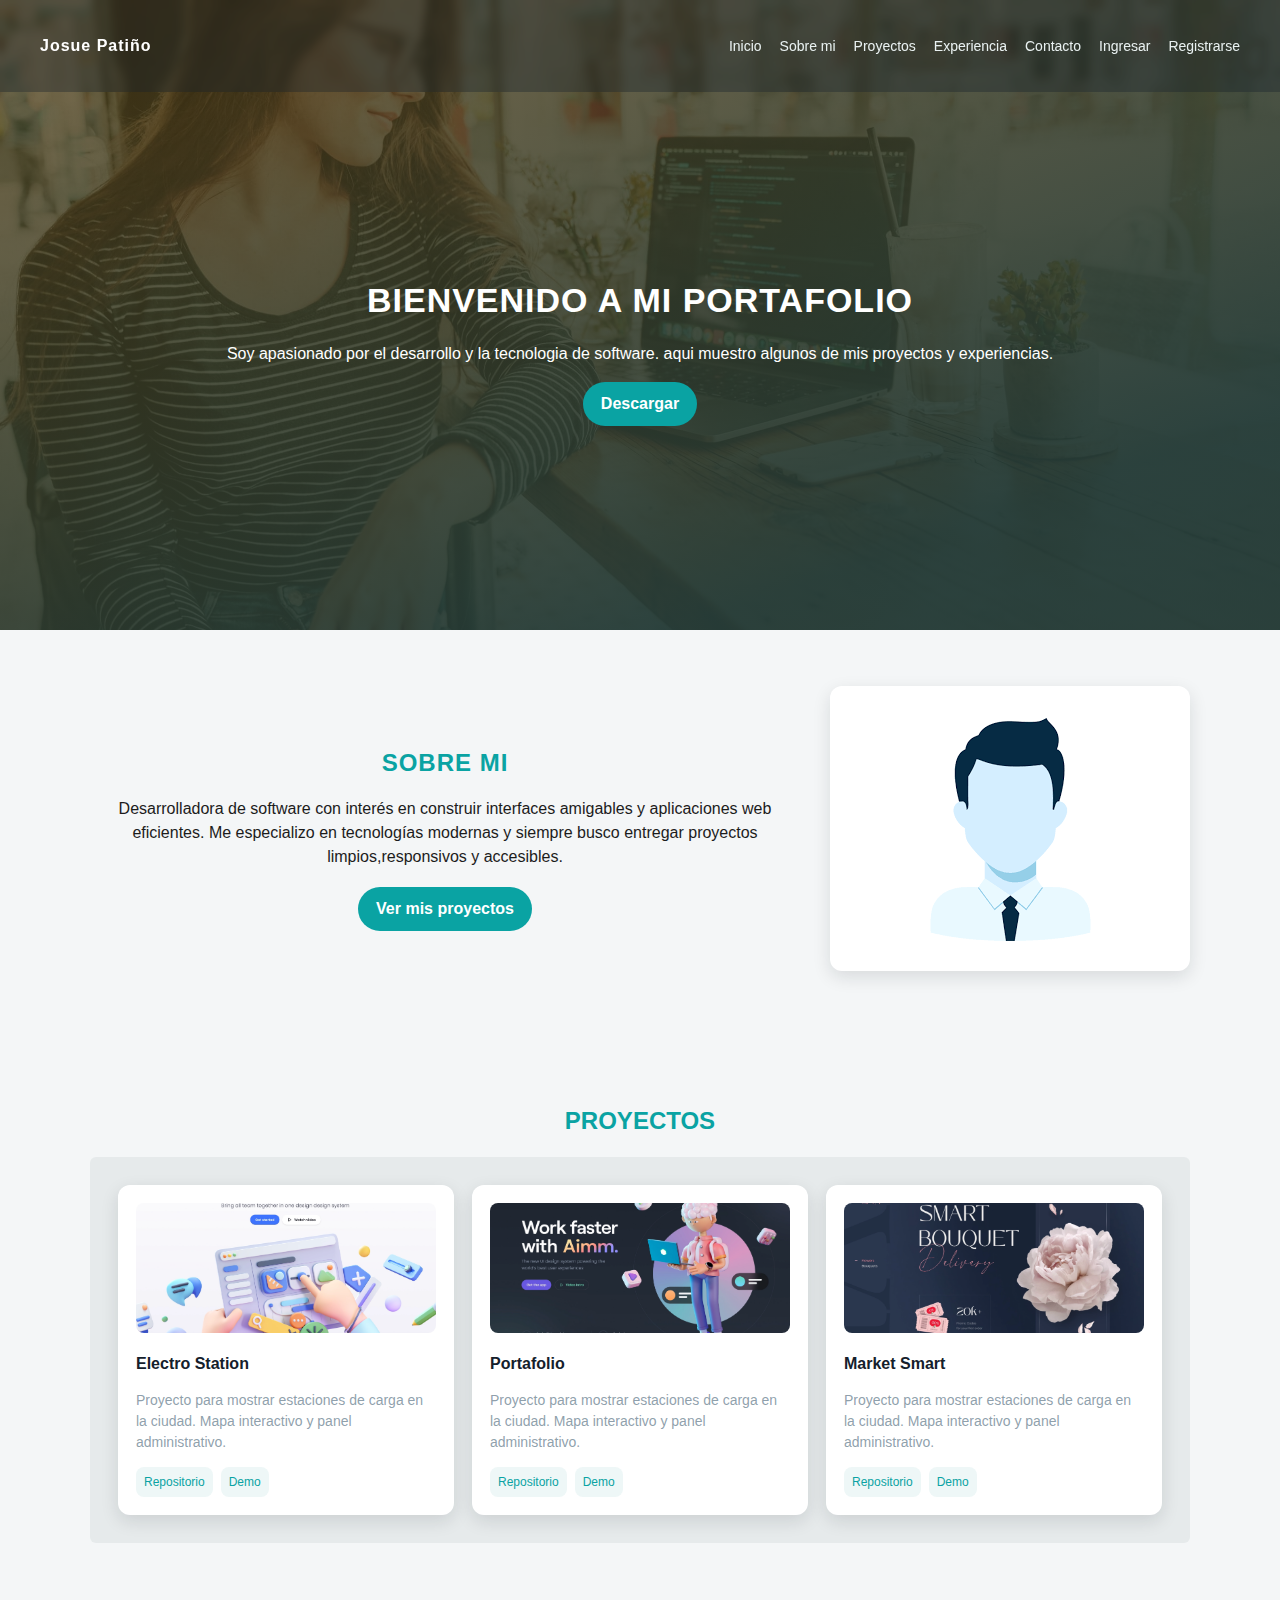
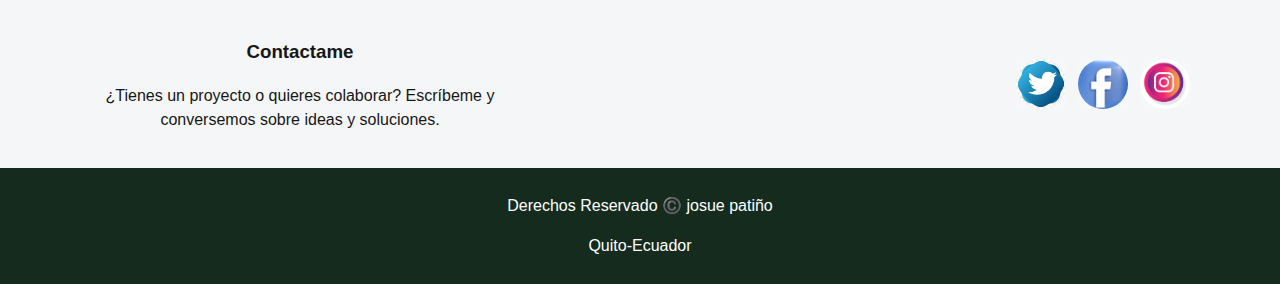
<file: index.html>
<!DOCTYPE html>
<html lang="en">

<head>
    <meta charset="UTF-8">
    <meta name="viewport" content="width=device-width, initial-scale=1.0">
    <title>Document</title>
    <link rel="stylesheet" href="css/styles.css">

</head>

<body>
    <header>
        <nav class="navbar_container">
            <p class="navbar_logo">Josue Patiño</p>
            <div class="navbar_menu">
                <a href="#">Inicio</a>
                <a href="#about">Sobre mi</a>
                <a href="#projects">Proyectos</a>
                <a href="#">Experiencia</a>
                <a href="#contact-grid">Contacto</a>
                <a href="login.html">Ingresar</a>
                <a href="register.html">Registrarse</a>

            </div>

        </nav>

        <div class="hero">
            <div class="hero-inner">
                <h1 class="principal_title">Bienvenido a mi portafolio</h1>
                <p class="principal_description">Soy apasionado por el desarrollo y la tecnologia de software.
                    aqui muestro algunos de mis proyectos y experiencias.
                </p>
                <a href="#portafolio" class="btn btn_ligth">Descargar</a>
            </div>
        </div>
    </header>
    <main class="principal">
        <section id="about" class="section">
            <div class="container">
                <div class="about">
                    <div>
                        <h2>SOBRE MI</h2>
                        <p>Desarrolladora de software con interés en construir interfaces amigables y aplicaciones web
                            eficientes. Me especializo en tecnologías modernas y siempre busco entregar proyectos
                            limpios,responsivos y accesibles.
                        </p>
                        <div class="cta"><a href="#project" class="btn">Ver mis proyectos</a></div>
                    </div>
                    <div class="avatar">
                        <img src="images/avatar.png" alt="avatar">
                    </div>
                </div>
            </div>
        </section>
        <section class="section" id="projects">
            <div class="container">
                <h2 style="text-align:center;color:var(--teal);margin-bottom:18px">PROYECTOS</h2>
                <div class="projects">
                    <div class="projects-grid">
                        <article class="card">
                            <img src="images/web6.png" alt="project1">
                            <h3>Electro Station</h3>
                            <p style="color:var(--muted);font-size:14px">Proyecto para mostrar estaciones de carga en la
                                ciudad. Mapa interactivo y panel administrativo.</p>
                                <div class="tags" style="margin-top: 12px;">
                                    <span class="tag">Repositorio</span>
                                    <span class="tag">Demo</span>
                                </div>
                        </article>
                         <article class="card">
                            <img src="images/web5.png" alt="project1">
                            <h3>Portafolio</h3>
                            <p style="color:var(--muted);font-size:14px">Proyecto para mostrar estaciones de carga en la
                                ciudad. Mapa interactivo y panel administrativo.</p>
                                <div class="tags" style="margin-top: 12px;">
                                    <span class="tag">Repositorio</span>
                                    <span class="tag">Demo</span>
                                </div>
                        </article>
                         <article class="card">
                            <img src="images/web4.png" alt="project1">
                            <h3>Market Smart</h3>
                            <p style="color:var(--muted);font-size:14px">Proyecto para mostrar estaciones de carga en la
                                ciudad. Mapa interactivo y panel administrativo.</p>
                                <div class="tags" style="margin-top: 12px;">
                                    <span class="tag">Repositorio</span>
                                    <span class="tag">Demo</span>
                                </div>
                        </article>
                    </div>
                </div>
            </div>
        </section>
    </main>

    <section class="contact">
        <div class="contact-grid">
            <div>
                <h3>Contactame</h3>
                <p style="max-width:420px">¿Tienes un proyecto o quieres colaborar? Escríbeme y conversemos sobre ideas
                y soluciones.</p>
    
            </div>
            <div class="socials">
                <a href="#"><img src="images/twitter.jpg" alt="twitter"></a>
                <a href="#"><img src="images/face.png" alt="facebook"></a>
                <a href="#"><img src="images/instagram.png" alt="instagram"></a>
            </div>
        </div>
    </section>
    <footer id="footer">
        <p>Derechos Reservado ©️ josue patiño</p>
        <p>Quito-Ecuador</p>
    </footer>
</body>
</html>
</file>
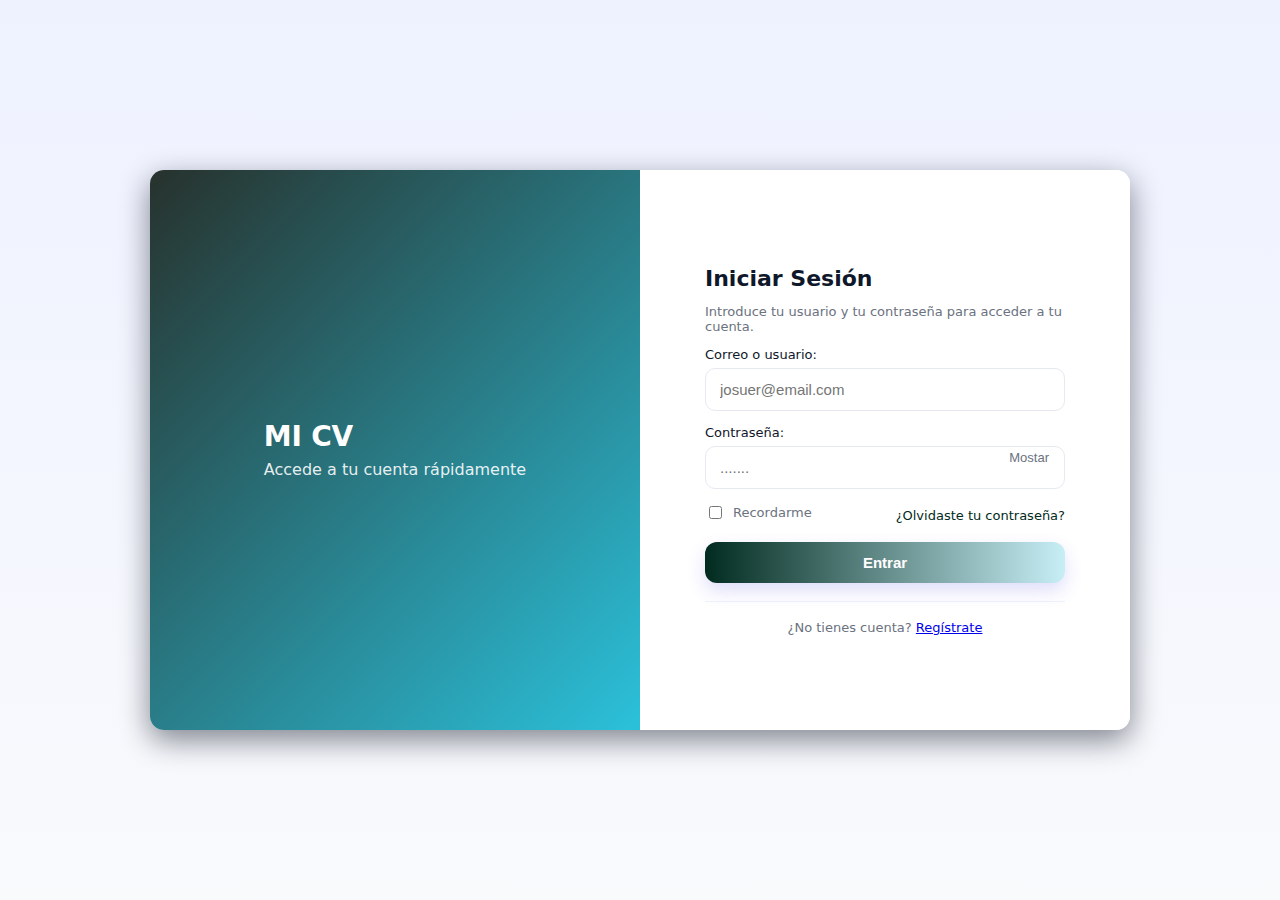
<file: login.html>
<!DOCTYPE html>
<html lang="en">

<head>
    <meta charset="UTF-8">
    <meta name="viewport" content="width=device-width, initial-scale=1.0">
    <title>Document</title>
    <link rel="stylesheet" href="css/login.css">
    

</head>

<body>
    <div class="card">
        <aside class="panel-image">
            <div class="brand">
                <h1>MI CV</h1>
                <p>Accede a tu cuenta rápidamente</p>
            </div>
        </aside>
        <main class="panel-form">
            <form action="" id="loginForm" novalidate>
                <h2 class="form-title">Iniciar Sesión</h2>
                <p class="form-bus small">Introduce tu usuario y tu contraseña para acceder a tu cuenta.</p>

                <div class="field">
                    <label for="email">Correo o usuario: </label>
                    <input type="email" name="email" id="email" inputmode="email" autocomplete="username"
                        placeholder="josuer@email.com">
                </div>

                <div class="field password-row">
                    <label for="password">Contraseña: </label>
                    <input type="password" name="password" id="password" inputmode="password" autocomplete="password"
                        placeholder="......." required minlength="6">
                    <button type="button" class="toggle-pass" aria-label="Mostar contraseña"
                        id="toggle-pass">Mostar</button>
                </div>

                <div class="row" style="margin-bottom:14px;justify-content:space-between">
                    <label class="remember"><input type="checkbox" id="remember"> <span
                            class="small">Recordarme</span></label>
                    <a href="#" class="small" style="color:var(--accent);text-decoration:none">¿Olvidaste tu
                        contraseña?</a>
                </div>

                <button class="btn" type="submit">Entrar</button>

                <div class="divider" aria-hidden="true"></div>

                <div class="secondary">
                    ¿No tienes cuenta? <a href="register.html">Regístrate</a>
                </div>

            </form>
        </main>
    </div>
    <script src="js/login.js"></script>
</body>

</html>
</file>
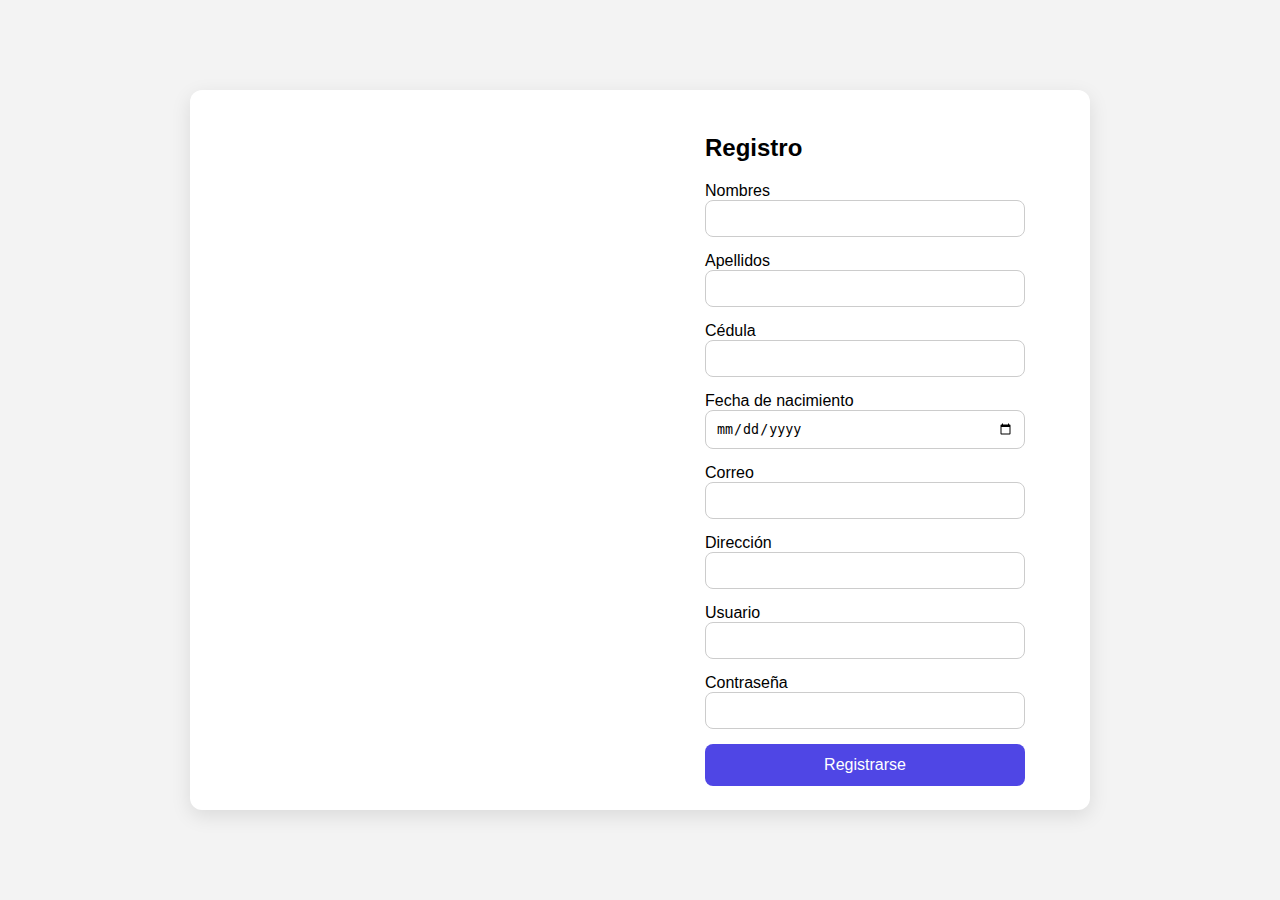
<file: register.html>
<!doctype html>
<html lang="es">
<head>
  <meta charset="utf-8">
  <meta name="viewport" content="width=device-width, initial-scale=1">
  <title>Registro</title>
  <link rel="stylesheet" href="css/register.css">
 

</head>
<body>

  <div class="card">
    <div class="panel-image">
      <h1>Crear Cuenta</h1>
    </div>
    <div class="panel-form">
      <form id="registroForm">
        <h2>Registro</h2>

        <div class="field">
          <label>Nombres</label>
          <input type="text" id="nombres" required>
        </div>

        <div class="field">
          <label>Apellidos</label>
          <input type="text" id="apellidos" required>
        </div>

        <div class="field">
          <label>Cédula</label>
          <input type="text" id="cedula" required>
        </div>

        <div class="field">
          <label>Fecha de nacimiento</label>
          <input type="date" id="fecha" required>
        </div>

        <div class="field">
          <label>Correo</label>
          <input type="email" id="email" required>
        </div>

        <div class="field">
          <label>Dirección</label>
          <input type="text" id="direccion" required>
        </div>

        <div class="field">
          <label>Usuario</label>
          <input type="text" id="username" required>
        </div>

        <div class="field">
          <label>Contraseña</label>
          <input type="password" id="password" required>
        </div>

        <button type="submit" class="btn">Registrarse</button>
      </form>
    </div>
  </div>

  <script src="js/register.js"></script>
</body>
</html>
</file>
<file: css/styles.css>
:root {
    --teal: #0aa3a3;
    --dark: #14202b;
    --muted: #768b99d2;
    --card-bg: #ffffff;
    --shadow: 0 6px 18px rgba(16, 24, 32, 0.12);
}
* {
    box-sizing: border-box;
    list-style: none;
    text-decoration: none;
}
body {
    font-family: 'Open Sans', sans-serif;
    margin: 0;
    color: var(--dark);
    line-height: 1.5;
    background: #f4f6f7
}
.navbar_container{
  position:fixed;top:0;left:0;right:0;display:flex;align-items:center;justify-content:space-between;padding:18px 40px;background:rgba(20,32,43,0.35);backdrop-filter:blur(4px);z-index:40;
}
.navbar_logo{
    color:#fff;
    font-weight:700;
    letter-spacing:1px
}
.navbar_menu{
    display:flex;
    gap:18px
}
.navbar_menu a{
    color:#e9f1f1;
    text-decoration:none;
    font-size:14px
}
.navbar_menu a:hover{
    text-decoration:underline
}
.hero{
  width:100%;
  min-height:70vh;
  display:flex;
  align-items:center;
  justify-content:center;
  background-image: linear-gradient(-20deg, rgba(36,59,55,0.96) 20%, rgba(82,60,16,0.75)), url("../images/showcase.jpg");
  background-repeat:no-repeat;
  background-size:cover;
  background-position:center;
  position:relative;
  z-index:1;
  padding-top:70px; 
}
.hero-inner{ 
    text-align:center; 
    max-width:980px; 
    padding:24px; 
    color:#fff 
}
.principal_title{ 
    font-family:'Montserrat',sans-serif; 
    font-size:34px; 
    margin:0 0 8px; 
    text-transform:uppercase; 
    letter-spacing:1px
}
.principal_descripcion{ 
    color:#dce8e8; 
    margin:0 0 18px 
}
.btn{ 
    display:inline-block; 
    background:var(--teal); 
    color:#fff; 
    padding:10px 18px; 
    border-radius:26px; 
    text-decoration:none; 
    font-weight:600 
}
/* About */
.section {
    padding: 56px 18px
}
.container {
    max-width: 1100px;
    margin: 0 auto
}
.about {
    display: grid;
    grid-template-columns: 1fr 360px;
    gap: 30px;
    align-items: center;
    text-align: center;
}
.about h2 {
    color: var(--teal);
    letter-spacing: 1px;
    margin-bottom: 8px;
}
.about p {
    color: rgb(28, 28, 28)
}
.about .cta {
    margin-top: 18px
}
.avatar {
    background: #fff;
    padding: 30px;
    border-radius: 12px;
    box-shadow: var(--shadow);
    display: flex;
    align-items: center;
    justify-content: center
}
.avatar img {
    max-width: 100%;
    height: auto
}
/* Projects */
.projects {
    background: #e6eaeb;
    padding: 28px;
    border-radius: 6px
}
.projects-grid {
    display: grid;
    grid-template-columns: repeat(auto-fit, minmax(220px, 1fr));
    gap: 18px
}
.card {
    background: var(--card-bg);
    padding: 18px;
    border-radius: 12px;
    box-shadow: var(--shadow);
    overflow: hidden
}
.card img {
    width: 100%;
    height: 130px;
    object-fit: cover;
    border-radius: 8px
}
.card h3 {
    margin: 12px 0 6px;
    font-size: 16px
}
.tags {
    display: flex;
    gap: 8px
}
.tag {
    background: #eef7f7;
    padding: 6px 8px;
    border-radius: 8px;
    font-size: 12px;
    color: var(--teal)
}
/* Contacts */
.contact {
    color: #171717;
    padding: 20px 20px;
}
.contact-grid {
    max-width: 1100px;
    margin: 0 auto;
    display: flex;
    align-items: center;
    justify-content: space-between;
    gap: 18px;
    text-align: center;
}
.socials {
    display: flex;
    gap: 12px
}
.socials a {
    display: inline-flex;
    align-items: center;
    justify-content: center;
    background: rgba(255, 255, 255, 0.12);
    color: #fff;
    text-decoration: none
}
.socials img {
    width: 50px;
    height: 50px;
    border-radius: 50%;
    display: inline-flex;
    align-items: center;
    justify-content: center;
}
footer {
    background:#142b1e;
    padding: 10px 0px;
    margin-top: 0px;
    color: white;
    text-align: center;
}
/* Responsive */
@media (max-width:900px) {
    .about {
        grid-template-columns: 1fr
    }

    .nav {
        padding: 12px 18px
    }

    .hero {
        height: 340px
    }

    .hero h1 {
        font-size: 26px
    }

    .container {
        padding: 0 18px
    }
}

@media (max-width:480px) {
    .menu {
        display: none
    }
}
</file>
<file: css/login.css>
:root {
    --bg: #f3f6f8;
    --accent: #022b20;
    --accent-2: #06b5d439;
    --muted: #6b7280;
    --card: #ffffff;
    --radius: 14px;
    font-family: Inter, ui-sans-serif, system-ui, -apple-system, "Segoe UI", Roboto, "Helvetica Neue", Arial;
}

* {
    box-sizing: border-box
}

html,
body {
    height: 100%
}

body {
    margin: 0;
    background: linear-gradient(180deg, #eef2ff 0%, #f8fafc 100%);
    color: #0f172a;
    display: flex;
    align-items: center;
    justify-content: center;
    padding: 32px;
}

/* Layout */
.card {
    width: 100%;
    max-width: 980px;
    height: 560px;
    display: grid;
    grid-template-columns: 1fr 1fr;
    border-radius: var(--radius);
    overflow: hidden;
    box-shadow: 0 10px 30px rgba(2, 6, 23, 0.484);
    background: var(--card);
}

.panel-image {
    position: relative;
    display: flex;
    align-items: center;
    justify-content: center;
    padding: 28px;
    background-image: linear-gradient(135deg, rgba(1, 14, 8, 0.85), rgba(6, 182, 212, 0.85)), url('https://images.unsplash.com/photo-1498050108023-c5249f4df085?q=80&w=1400&auto=format&fit=crop&ixlib=rb-4.0.3&s=');
    background-size: cover;
    background-position: center;
    color: white;
}

.panel-image .brand {
    max-width: 360px;
    text-align: left;
}

.brand h1 {
    margin: 0 0 6px;
    font-size: 28px;
    letter-spacing: -0.2px
}

.brand p {
    margin: 0;
    color: rgba(255, 255, 255, 0.9);
    line-height: 1.35
}

.image-credit {
    position: absolute;
    left: 12px;
    bottom: 8px;
    font-size: 11px;
    opacity: 0.8
}

/* Right: form panel */
.panel-form {
    display: flex;
    align-items: center;
    justify-content: center;
    padding: 40px 48px;
    background: linear-gradient(180deg, rgba(255, 255, 255, 0.9), rgba(255, 255, 255, 0.95));
}

form {
    width: 100%;
    max-width: 360px;
}

.small {
    font-size: 13px;
    color: var(--muted)
}

.form-title {
    font-size: 22px;
    margin: 0 0 6px
}

.form-sub {
    margin: 0 0 20px;
    color: var(--muted)
}

label {
    display: block;
    font-size: 13px;
    margin-bottom: 6px
}

input[type="text"],
input[type="password"],
input[type="email"] {
    width: 100%;
    padding: 12px 14px;
    border-radius: 10px;
    border: 1px solid #e6e9ef;
    font-size: 15px;
    outline: none;
    background: transparent;
    transition: box-shadow .15s, border-color .15s;
}

input:focus {
    box-shadow: 0 6px 18px rgba(99, 102, 241, 0.12);
    border-color: rgba(79, 70, 229, 0.9)
}

.field {
    margin-bottom: 14px
}

.row {
    display: flex;
    gap: 12px;
    align-items: center
}

.remember {
    display: flex;
    align-items: center;
    gap: 8px
}

.btn {
    display: inline-flex;
    align-items: center;
    justify-content: center;
    width: 100%;
    padding: 12px 14px;
    border-radius: 12px;
    border: 0;
    font-weight: 600;
    font-size: 15px;
    cursor: pointer;
    background: linear-gradient(90deg, var(--accent), var(--accent-2));
    color: white;
    box-shadow: 0 8px 18px rgba(79, 70, 229, 0.18);
}

.btn:active {
    transform: translateY(1px)
}

.secondary {
    margin-top: 12px;
    text-align: center;
    font-size: 13px;
    color: var(--muted)
}

.links {
    display: flex;
    justify-content: space-between;
    align-items: center;
    margin-bottom: 6px
}

.links a {
    color: var(--accent);
    text-decoration: none;
    font-weight: 600;
    font-size: 13px
}

.divider {
    height: 1px;
    background: #eef2ff;
    margin: 18px 0;
    border-radius: 2px
}

/* Small screens: stack */
@media (max-width:880px) {
    .card {
        height: auto;
        grid-template-columns: 1fr;
        max-width: 720px
    }

    .panel-image {
        height: 180px;
        border-bottom-left-radius: 0;
        border-bottom-right-radius: 0
    }

    .panel-form {
        padding: 28px
    }

    .image-credit {
        left: 16px;
        bottom: 10px
    }
}

/* Accessibility: reduce motion */
@media (prefers-reduced-motion:reduce) {
    * {
        transition: none !important
    }
}

/* micro styles for password toggle */
.password-row {
    position: relative
}

.toggle-pass {
    position: absolute;
    right: 10px;
    top: 50%;
    transform: translateY(-50%);
    background: transparent;
    border: 0;
    cursor: pointer;
    padding: 6px;
    border-radius: 8px;
    font-size: 13px;
    color: var(--muted)
}
</file>
<file: css/register.css>
body {
  margin: 0;
  height: 100vh;
  display: flex;
  justify-content: center;
  align-items: center;
  background: #f3f3f3;
  font-family: Arial, sans-serif;
}

.card {
  width: 900px;
  height: 720px;
  display: grid;
  grid-template-columns: 1fr 1fr;
  background: white;
  border-radius: 12px;
  overflow: hidden;
  box-shadow: 0 6px 20px rgba(0,0,0,0.1);
}

.panel-image {
  background-image: url('https://images.unsplash.com/photo-1498050108023-c5249f4df085?q=80');
  background-size: cover;
  background-position: center;
  display: flex;
  justify-content: center;
  align-items: center;
  color: white;
  font-size: 32px;
  padding: 20px;
}

.panel-form {
  padding: 40px;
  display: flex;
  justify-content: center;
  align-items: center;
  overflow-y: auto;

}

form {
  width: 100%;
  max-width: 320px;
}

.field {
  margin-bottom: 15px;
  display: flex;
  flex-direction: column;
}

input {
  padding: 10px;
  border: 1px solid #ccc;
  border-radius: 8px;
}

.btn {
  width: 100%;
  padding: 12px;
  border: none;
  border-radius: 8px;
  background: #4f46e5;
  color: white;
  font-size: 16px;
  cursor: pointer;
}

.btn:hover {
  background: #3b35c4;
}
</file>
